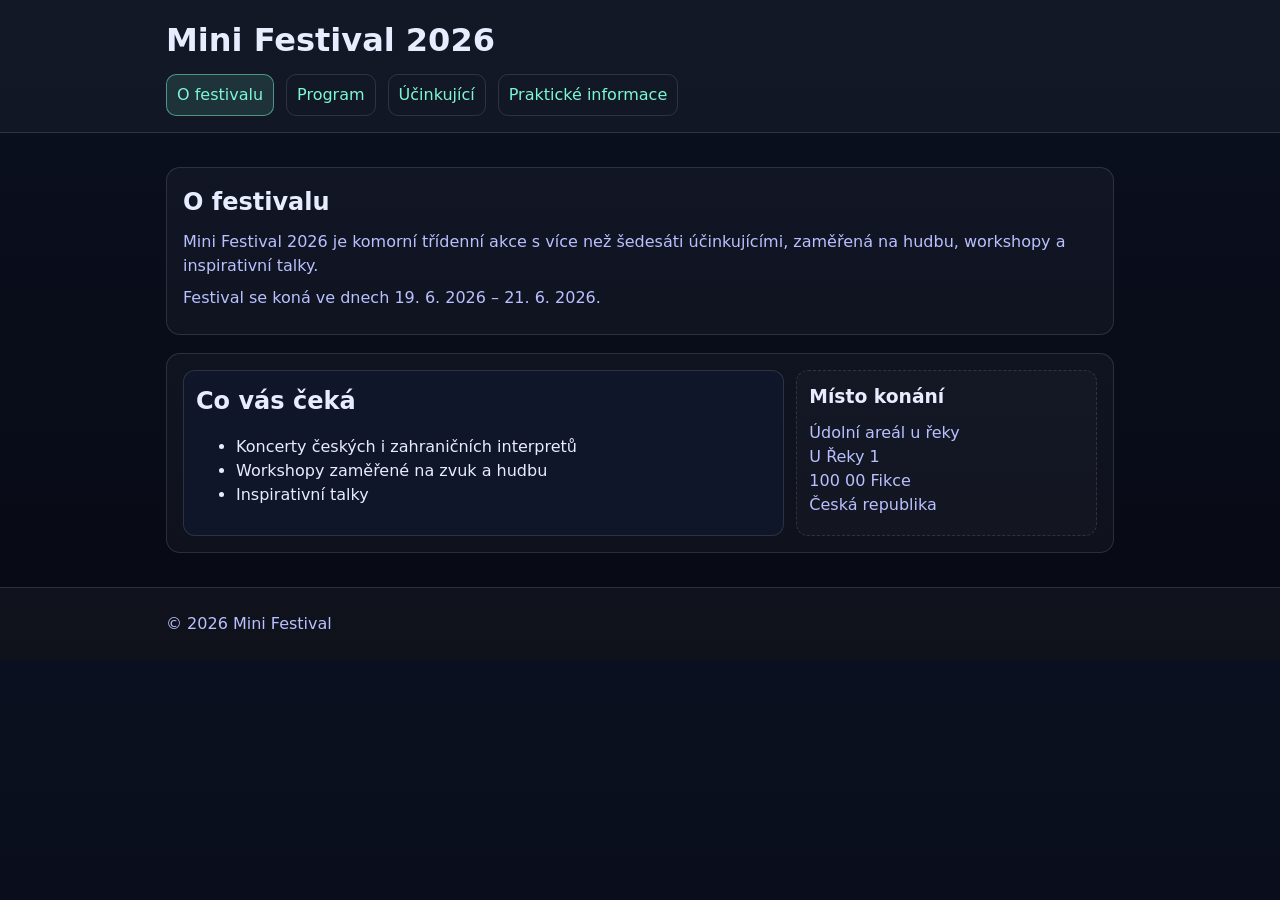
<file: web/index.html>
<!DOCTYPE html>
<html lang="cs">
<head>
  <meta charset="UTF-8">

  <!-- POVINNÉ: title -->
  <title>Mini Festival 2026</title>

  <!-- POVINNÉ: meta description -->
  <meta name="description" content="Oficiální web Mini Festivalu 2026 – třídenní hudební, workshop a talk festival s 60+ účinkujícími v přírodním areálu.">

  <!-- POVINNÉ: Open Graph minimum -->
  <meta property="og:title" content="Mini Festival 2026">
  <meta property="og:description" content="Třídenní hudební festival s 60+ koncerty, workshopy a talky.">
  <meta property="og:image" content="https://picsum.photos/1200/630">
  <meta property="og:type" content="website">

  <!-- POVINNÉ: externí CSS -->
  <link rel="stylesheet" href="style.css">

  <!-- POVINNÉ: JSON-LD (strukturovaná data pro festival) -->
  <script type="application/ld+json">
  {
    "@context": "https://schema.org",
    "@type": "Festival",
    "name": "Mini Festival 2026",
    "startDate": "2026-06-19",
    "endDate": "2026-06-21",
    "location": {
      "@type": "Place",
      "name": "Údolní areál u řeky",
      "address": {
        "@type": "PostalAddress",
        "streetAddress": "U Řeky 1",
        "addressLocality": "Fikce",
        "postalCode": "10000",
        "addressCountry": "CZ"
      }
    }
  }
  </script>
</head>

<body>

<!-- POVINNÉ: header -->
<header>
  <div class="container">
    <!-- POVINNÉ: h1 -->
    <h1>Mini Festival 2026</h1>

    <!-- POVINNÉ: nav -->
    <nav>
      <ul>
        <li><a href="index.html" aria-current="page">O festivalu</a></li>
        <li><a href="program.html">Program</a></li>
        <li><a href="performers.html">Účinkující</a></li>
        <li><a href="practical.html">Praktické informace</a></li>
      </ul>
    </nav>
  </div>
</header>

<!-- POVINNÉ: main -->
<main class="container">

  <!-- POVINNÉ: section -->
  <section>

    <!-- POVINNÉ: article -->
    <article>
      <h2>O festivalu</h2>

      <!-- POVINNÉ: p -->
      <p>Mini Festival 2026 je komorní třídenní akce s více než šedesáti účinkujícími, zaměřená na hudbu, workshopy a inspirativní talky.</p>

      <!-- POVINNÉ: element time -->
      <p>
        Festival se koná ve dnech
        <time datetime="2026-06-19">19. 6. 2026</time> –
        <time datetime="2026-06-21">21. 6. 2026</time>.
      </p>
    </article>

  </section>

  <!-- POVINNÉ: druhá section -->
  <section class="grid">

    <!-- POVINNÉ: další article -->
    <article class="card">
      <h2>Co vás čeká</h2>

      <!-- POVINNÉ: ul + li -->
      <ul>
        <li>Koncerty českých i zahraničních interpretů</li>
        <li>Workshopy zaměřené na zvuk a hudbu</li>
        <li>Inspirativní talky</li>
      </ul>
    </article>

    <!-- POVINNÉ: aside -->
    <aside>
      <h3>Místo konání</h3>

      <!-- POVINNÉ: address -->
      <address>
        Údolní areál u řeky<br>
        U Řeky 1<br>
        100 00 Fikce<br>
        Česká republika
      </address>
    </aside>

  </section>

</main>

<!-- POVINNÉ: footer -->
<footer>
  <div class="container">
    <p>&copy; 2026 Mini Festival</p>
  </div>
</footer>

</body>
</html>
</file>
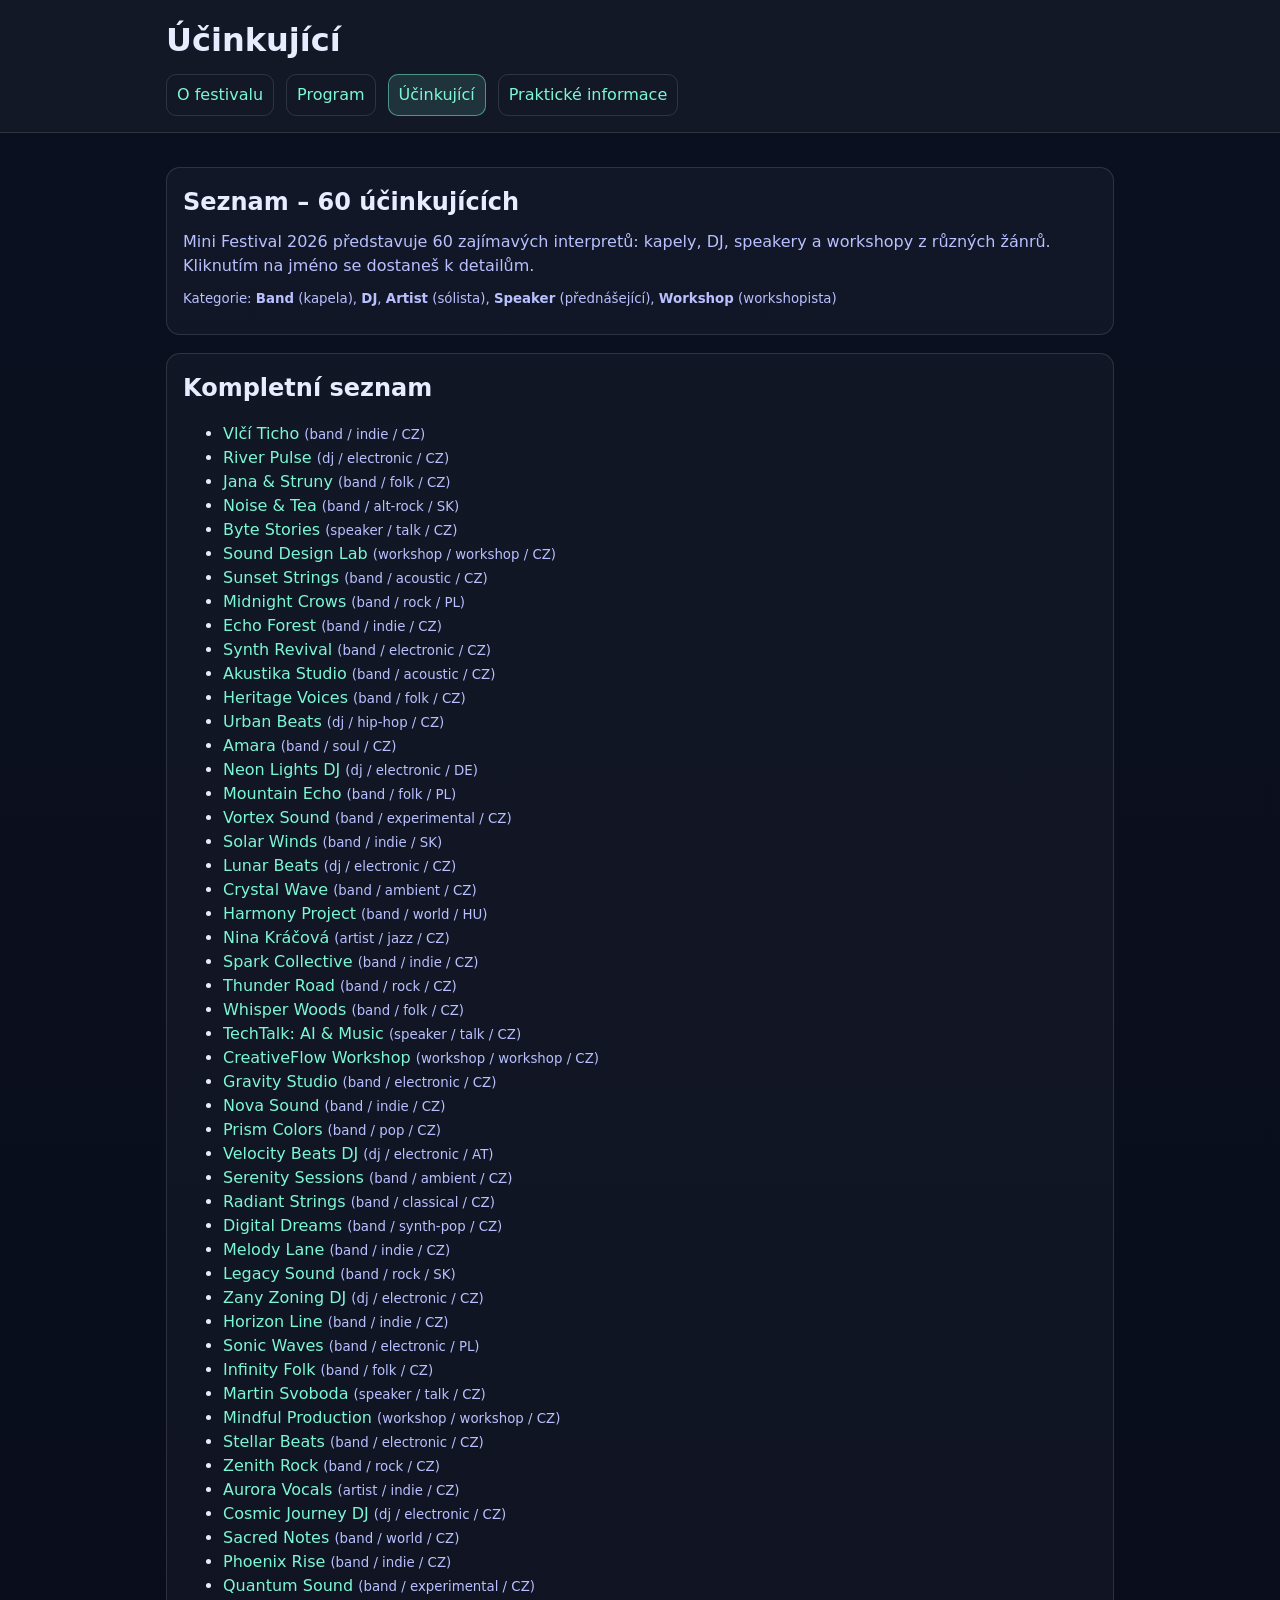
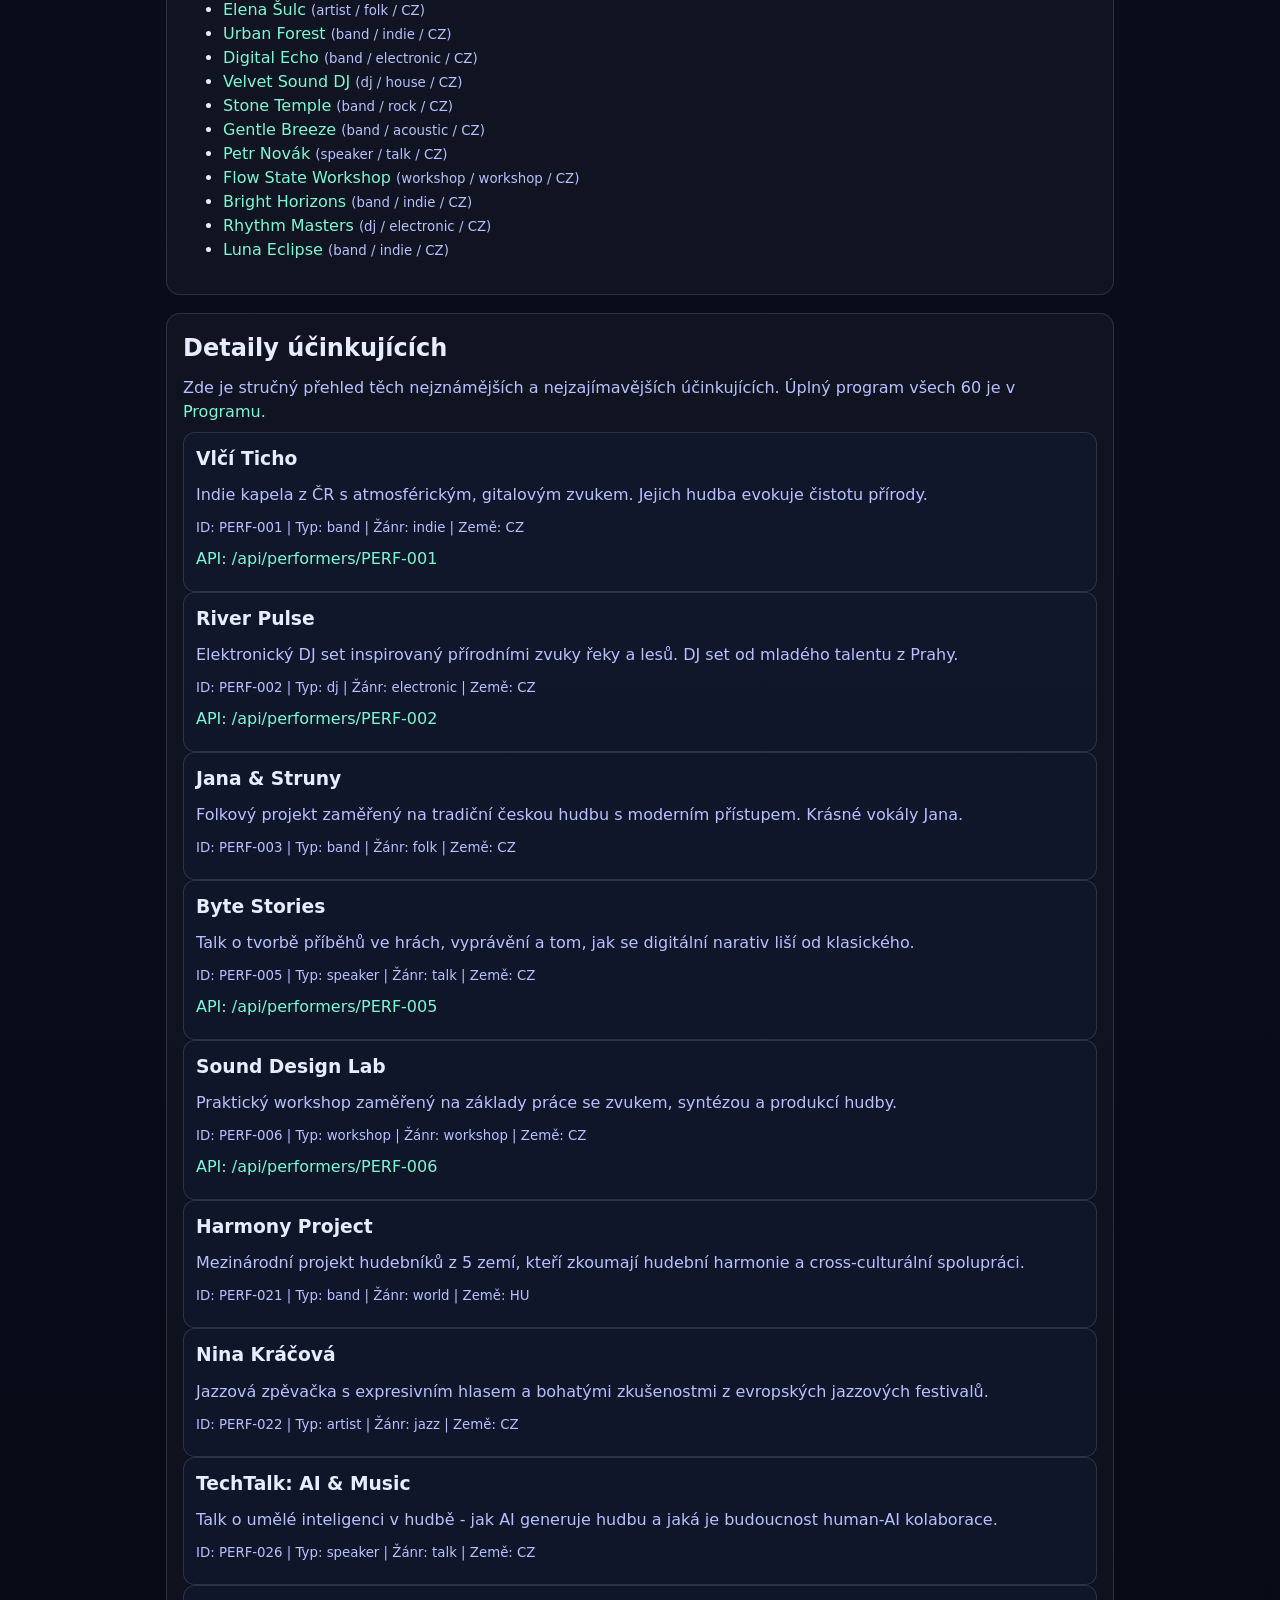
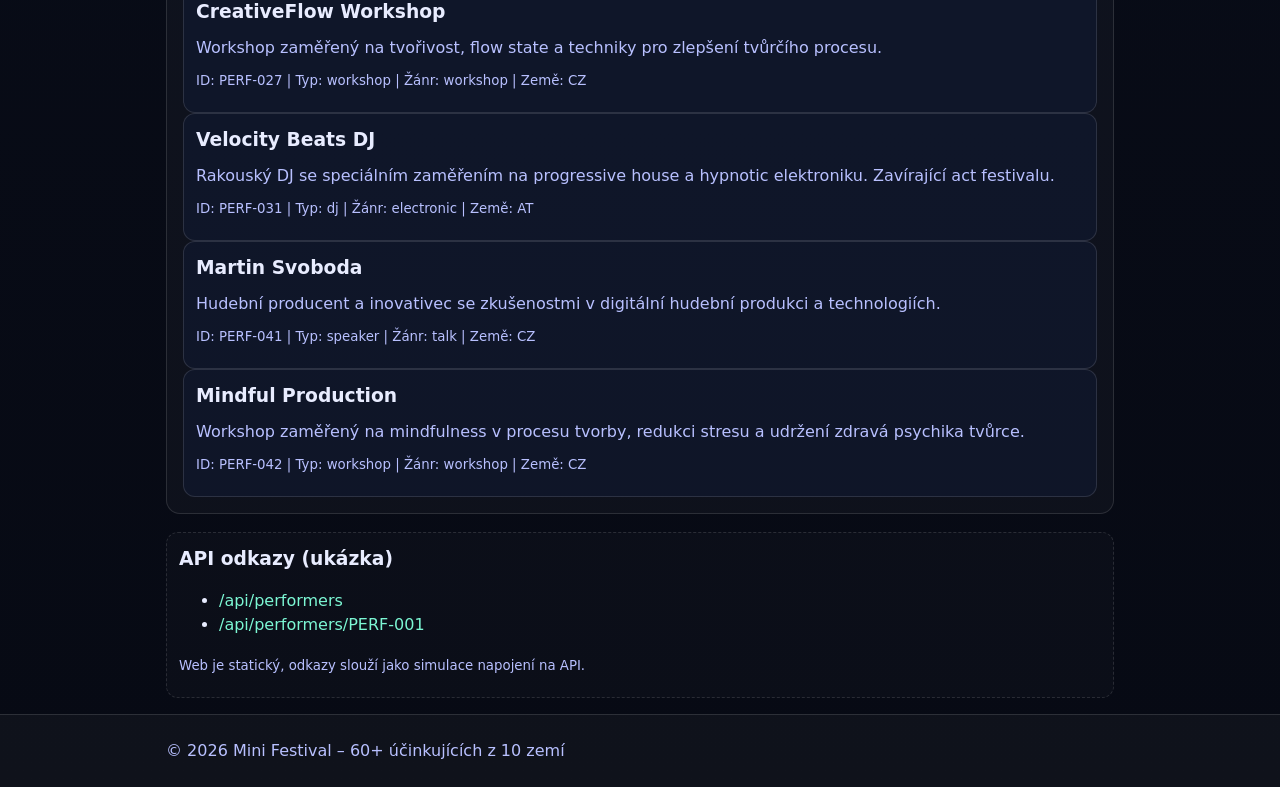
<file: web/performers.html>
<!DOCTYPE html>
<html lang="cs">
<head>
  <meta charset="UTF-8">
  <title>Účinkující | Mini Festival 2026</title>
  <meta name="description" content="Seznam 60+ účinkujících Mini Festivalu 2026 – kapely, DJ, speakeři, workshopy.">
  <meta property="og:title" content="Účinkující | Mini Festival 2026">
  <meta property="og:description" content="Všichni účinkující festivalu: kapely, DJ, talk, workshop.">
  <meta property="og:image" content="https://picsum.photos/1200/630">
  <meta property="og:type" content="website">
  <link rel="stylesheet" href="style.css">
</head>
<body>

<header>
  <div class="container">
    <h1>Účinkující</h1>
    <nav>
      <ul>
        <li><a href="index.html">O festivalu</a></li>
        <li><a href="program.html">Program</a></li>
        <li><a href="performers.html" aria-current="page">Účinkující</a></li>
        <li><a href="practical.html">Praktické informace</a></li>
      </ul>
    </nav>
  </div>
</header>

<main class="container">

  <section>
    <article>
      <h2>Seznam – 60 účinkujících</h2>
      <p>Mini Festival 2026 představuje 60 zajímavých interpretů: kapely, DJ, speakery a workshopy z různých žánrů. Kliknutím na jméno se dostaneš k detailům.</p>
      <p><small>Kategorie: <strong>Band</strong> (kapela), <strong>DJ</strong>, <strong>Artist</strong> (sólista), <strong>Speaker</strong> (přednášející), <strong>Workshop</strong> (workshopista)</small></p>
    </article>
  </section>

  <section>
    <h2>Kompletní seznam</h2>
    <ul>
      <li><a href="#PERF-001">Vlčí Ticho</a> <small>(band / indie / CZ)</small></li>
      <li><a href="#PERF-002">River Pulse</a> <small>(dj / electronic / CZ)</small></li>
      <li><a href="#PERF-003">Jana &amp; Struny</a> <small>(band / folk / CZ)</small></li>
      <li><a href="#PERF-004">Noise &amp; Tea</a> <small>(band / alt-rock / SK)</small></li>
      <li><a href="#PERF-005">Byte Stories</a> <small>(speaker / talk / CZ)</small></li>
      <li><a href="#PERF-006">Sound Design Lab</a> <small>(workshop / workshop / CZ)</small></li>
      <li><a href="#PERF-007">Sunset Strings</a> <small>(band / acoustic / CZ)</small></li>
      <li><a href="#PERF-008">Midnight Crows</a> <small>(band / rock / PL)</small></li>
      <li><a href="#PERF-009">Echo Forest</a> <small>(band / indie / CZ)</small></li>
      <li><a href="#PERF-010">Synth Revival</a> <small>(band / electronic / CZ)</small></li>
      <li><a href="#PERF-011">Akustika Studio</a> <small>(band / acoustic / CZ)</small></li>
      <li><a href="#PERF-012">Heritage Voices</a> <small>(band / folk / CZ)</small></li>
      <li><a href="#PERF-013">Urban Beats</a> <small>(dj / hip-hop / CZ)</small></li>
      <li><a href="#PERF-014">Amara</a> <small>(band / soul / CZ)</small></li>
      <li><a href="#PERF-015">Neon Lights DJ</a> <small>(dj / electronic / DE)</small></li>
      <li><a href="#PERF-016">Mountain Echo</a> <small>(band / folk / PL)</small></li>
      <li><a href="#PERF-017">Vortex Sound</a> <small>(band / experimental / CZ)</small></li>
      <li><a href="#PERF-018">Solar Winds</a> <small>(band / indie / SK)</small></li>
      <li><a href="#PERF-019">Lunar Beats</a> <small>(dj / electronic / CZ)</small></li>
      <li><a href="#PERF-020">Crystal Wave</a> <small>(band / ambient / CZ)</small></li>
      <li><a href="#PERF-021">Harmony Project</a> <small>(band / world / HU)</small></li>
      <li><a href="#PERF-022">Nina Kráčová</a> <small>(artist / jazz / CZ)</small></li>
      <li><a href="#PERF-023">Spark Collective</a> <small>(band / indie / CZ)</small></li>
      <li><a href="#PERF-024">Thunder Road</a> <small>(band / rock / CZ)</small></li>
      <li><a href="#PERF-025">Whisper Woods</a> <small>(band / folk / CZ)</small></li>
      <li><a href="#PERF-026">TechTalk: AI &amp; Music</a> <small>(speaker / talk / CZ)</small></li>
      <li><a href="#PERF-027">CreativeFlow Workshop</a> <small>(workshop / workshop / CZ)</small></li>
      <li><a href="#PERF-028">Gravity Studio</a> <small>(band / electronic / CZ)</small></li>
      <li><a href="#PERF-029">Nova Sound</a> <small>(band / indie / CZ)</small></li>
      <li><a href="#PERF-030">Prism Colors</a> <small>(band / pop / CZ)</small></li>
      <li><a href="#PERF-031">Velocity Beats DJ</a> <small>(dj / electronic / AT)</small></li>
      <li><a href="#PERF-032">Serenity Sessions</a> <small>(band / ambient / CZ)</small></li>
      <li><a href="#PERF-033">Radiant Strings</a> <small>(band / classical / CZ)</small></li>
      <li><a href="#PERF-034">Digital Dreams</a> <small>(band / synth-pop / CZ)</small></li>
      <li><a href="#PERF-035">Melody Lane</a> <small>(band / indie / CZ)</small></li>
      <li><a href="#PERF-036">Legacy Sound</a> <small>(band / rock / SK)</small></li>
      <li><a href="#PERF-037">Zany Zoning DJ</a> <small>(dj / electronic / CZ)</small></li>
      <li><a href="#PERF-038">Horizon Line</a> <small>(band / indie / CZ)</small></li>
      <li><a href="#PERF-039">Sonic Waves</a> <small>(band / electronic / PL)</small></li>
      <li><a href="#PERF-040">Infinity Folk</a> <small>(band / folk / CZ)</small></li>
      <li><a href="#PERF-041">Martin Svoboda</a> <small>(speaker / talk / CZ)</small></li>
      <li><a href="#PERF-042">Mindful Production</a> <small>(workshop / workshop / CZ)</small></li>
      <li><a href="#PERF-043">Stellar Beats</a> <small>(band / electronic / CZ)</small></li>
      <li><a href="#PERF-044">Zenith Rock</a> <small>(band / rock / CZ)</small></li>
      <li><a href="#PERF-045">Aurora Vocals</a> <small>(artist / indie / CZ)</small></li>
      <li><a href="#PERF-046">Cosmic Journey DJ</a> <small>(dj / electronic / CZ)</small></li>
      <li><a href="#PERF-047">Sacred Notes</a> <small>(band / world / CZ)</small></li>
      <li><a href="#PERF-048">Phoenix Rise</a> <small>(band / indie / CZ)</small></li>
      <li><a href="#PERF-049">Quantum Sound</a> <small>(band / experimental / CZ)</small></li>
      <li><a href="#PERF-050">Elena Šulc</a> <small>(artist / folk / CZ)</small></li>
      <li><a href="#PERF-051">Urban Forest</a> <small>(band / indie / CZ)</small></li>
      <li><a href="#PERF-052">Digital Echo</a> <small>(band / electronic / CZ)</small></li>
      <li><a href="#PERF-053">Velvet Sound DJ</a> <small>(dj / house / CZ)</small></li>
      <li><a href="#PERF-054">Stone Temple</a> <small>(band / rock / CZ)</small></li>
      <li><a href="#PERF-055">Gentle Breeze</a> <small>(band / acoustic / CZ)</small></li>
      <li><a href="#PERF-056">Petr Novák</a> <small>(speaker / talk / CZ)</small></li>
      <li><a href="#PERF-057">Flow State Workshop</a> <small>(workshop / workshop / CZ)</small></li>
      <li><a href="#PERF-058">Bright Horizons</a> <small>(band / indie / CZ)</small></li>
      <li><a href="#PERF-059">Rhythm Masters</a> <small>(dj / electronic / CZ)</small></li>
      <li><a href="#PERF-060">Luna Eclipse</a> <small>(band / indie / CZ)</small></li>
    </ul>
  </section>

  <section>
    <h2>Detaily účinkujících</h2>
    <p>Zde je stručný přehled těch nejznámějších a nejzajímavějších účinkujících. Úplný program všech 60 je v <a href="program.html">Programu</a>.</p>

    <article class="card" id="PERF-001">
      <h3>Vlčí Ticho</h3>
      <p>Indie kapela z ČR s atmosférickým, gitalovým zvukem. Jejich hudba evokuje čistotu přírody.</p>
      <p><small>ID: PERF-001 | Typ: band | Žánr: indie | Země: CZ</small></p>
      <p><a href="../api/json/performer-PERF-001.json">API: /api/performers/PERF-001</a></p>
    </article>

    <article class="card" id="PERF-002">
      <h3>River Pulse</h3>
      <p>Elektronický DJ set inspirovaný přírodními zvuky řeky a lesů. DJ set od mladého talentu z Prahy.</p>
      <p><small>ID: PERF-002 | Typ: dj | Žánr: electronic | Země: CZ</small></p>
      <p><a href="../api/json/performer-PERF-002.json">API: /api/performers/PERF-002</a></p>
    </article>

    <article class="card" id="PERF-003">
      <h3>Jana &amp; Struny</h3>
      <p>Folkový projekt zaměřený na tradiční českou hudbu s moderním přístupem. Krásné vokály Jana.</p>
      <p><small>ID: PERF-003 | Typ: band | Žánr: folk | Země: CZ</small></p>
    </article>

    <article class="card" id="PERF-005">
      <h3>Byte Stories</h3>
      <p>Talk o tvorbě příběhů ve hrách, vyprávění a tom, jak se digitální narativ liší od klasického.</p>
      <p><small>ID: PERF-005 | Typ: speaker | Žánr: talk | Země: CZ</small></p>
      <p><a href="../api/json/performer-PERF-005.json">API: /api/performers/PERF-005</a></p>
    </article>

    <article class="card" id="PERF-006">
      <h3>Sound Design Lab</h3>
      <p>Praktický workshop zaměřený na základy práce se zvukem, syntézou a produkcí hudby.</p>
      <p><small>ID: PERF-006 | Typ: workshop | Žánr: workshop | Země: CZ</small></p>
      <p><a href="../api/json/performer-PERF-006.json">API: /api/performers/PERF-006</a></p>
    </article>

    <article class="card" id="PERF-021">
      <h3>Harmony Project</h3>
      <p>Mezinárodní projekt hudebníků z 5 zemí, kteří zkoumají hudební harmonie a cross-culturální spolupráci.</p>
      <p><small>ID: PERF-021 | Typ: band | Žánr: world | Země: HU</small></p>
    </article>

    <article class="card" id="PERF-022">
      <h3>Nina Kráčová</h3>
      <p>Jazzová zpěvačka s expresivním hlasem a bohatými zkušenostmi z evropských jazzových festivalů.</p>
      <p><small>ID: PERF-022 | Typ: artist | Žánr: jazz | Země: CZ</small></p>
    </article>

    <article class="card" id="PERF-026">
      <h3>TechTalk: AI &amp; Music</h3>
      <p>Talk o umělé inteligenci v hudbě - jak AI generuje hudbu a jaká je budoucnost human-AI kolaborace.</p>
      <p><small>ID: PERF-026 | Typ: speaker | Žánr: talk | Země: CZ</small></p>
    </article>

    <article class="card" id="PERF-027">
      <h3>CreativeFlow Workshop</h3>
      <p>Workshop zaměřený na tvořivost, flow state a techniky pro zlepšení tvůrčího procesu.</p>
      <p><small>ID: PERF-027 | Typ: workshop | Žánr: workshop | Země: CZ</small></p>
    </article>

    <article class="card" id="PERF-031">
      <h3>Velocity Beats DJ</h3>
      <p>Rakouský DJ se speciálním zaměřením na progressive house a hypnotic elektroniku. Zavírající act festivalu.</p>
      <p><small>ID: PERF-031 | Typ: dj | Žánr: electronic | Země: AT</small></p>
    </article>

    <article class="card" id="PERF-041">
      <h3>Martin Svoboda</h3>
      <p>Hudební producent a inovativec se zkušenostmi v digitální hudební produkci a technologiích.</p>
      <p><small>ID: PERF-041 | Typ: speaker | Žánr: talk | Země: CZ</small></p>
    </article>

    <article class="card" id="PERF-042">
      <h3>Mindful Production</h3>
      <p>Workshop zaměřený na mindfulness v procesu tvorby, redukci stresu a udržení zdravá psychika tvůrce.</p>
      <p><small>ID: PERF-042 | Typ: workshop | Žánr: workshop | Země: CZ</small></p>
    </article>

  </section>

  <aside>
    <h3>API odkazy (ukázka)</h3>
    <ul>
      <li><a href="../api/json/performers.json">/api/performers</a></li>
      <li><a href="../api/json/performer-PERF-001.json">/api/performers/PERF-001</a></li>
    </ul>
    <p><small>Web je statický, odkazy slouží jako simulace napojení na API.</small></p>
  </aside>

</main>

<footer>
  <div class="container">
    <p>&copy; 2026 Mini Festival – 60+ účinkujících z 10 zemí</p>
  </div>
</footer>

</body>
</html>
</file>
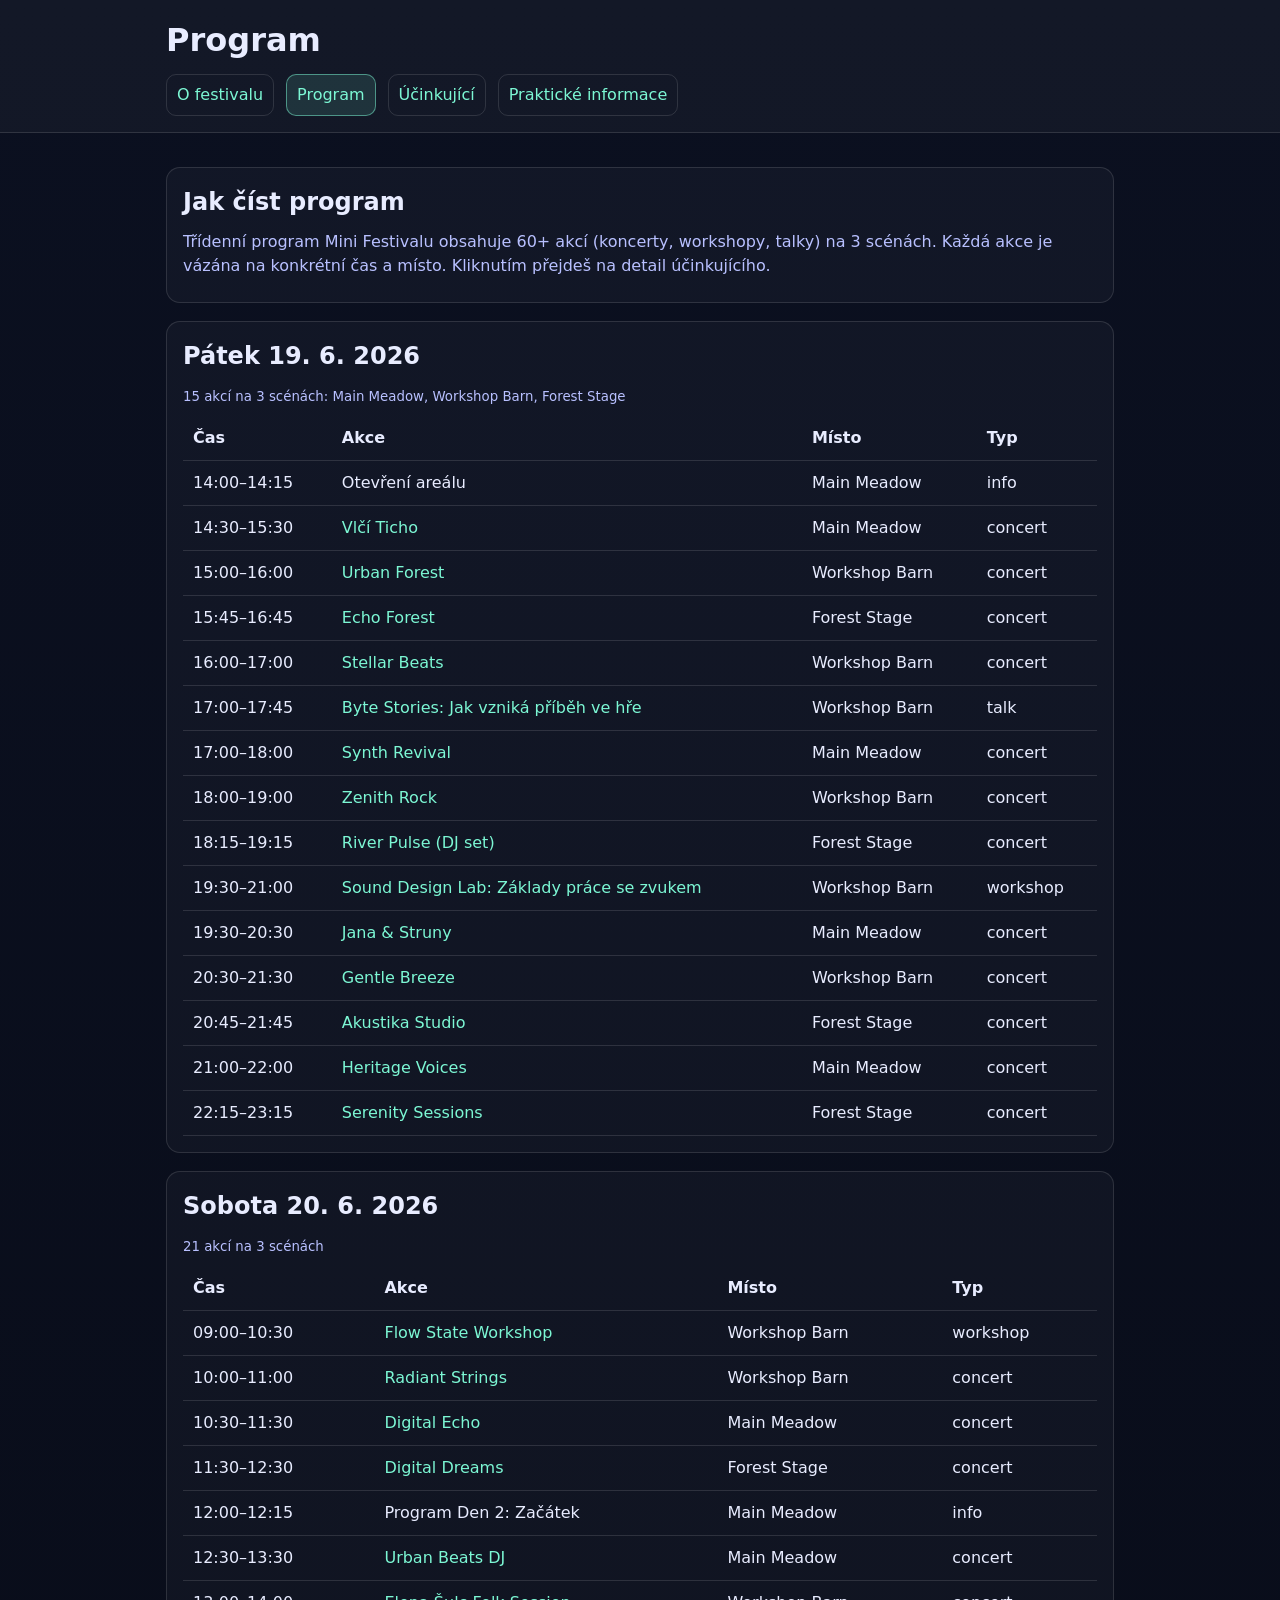
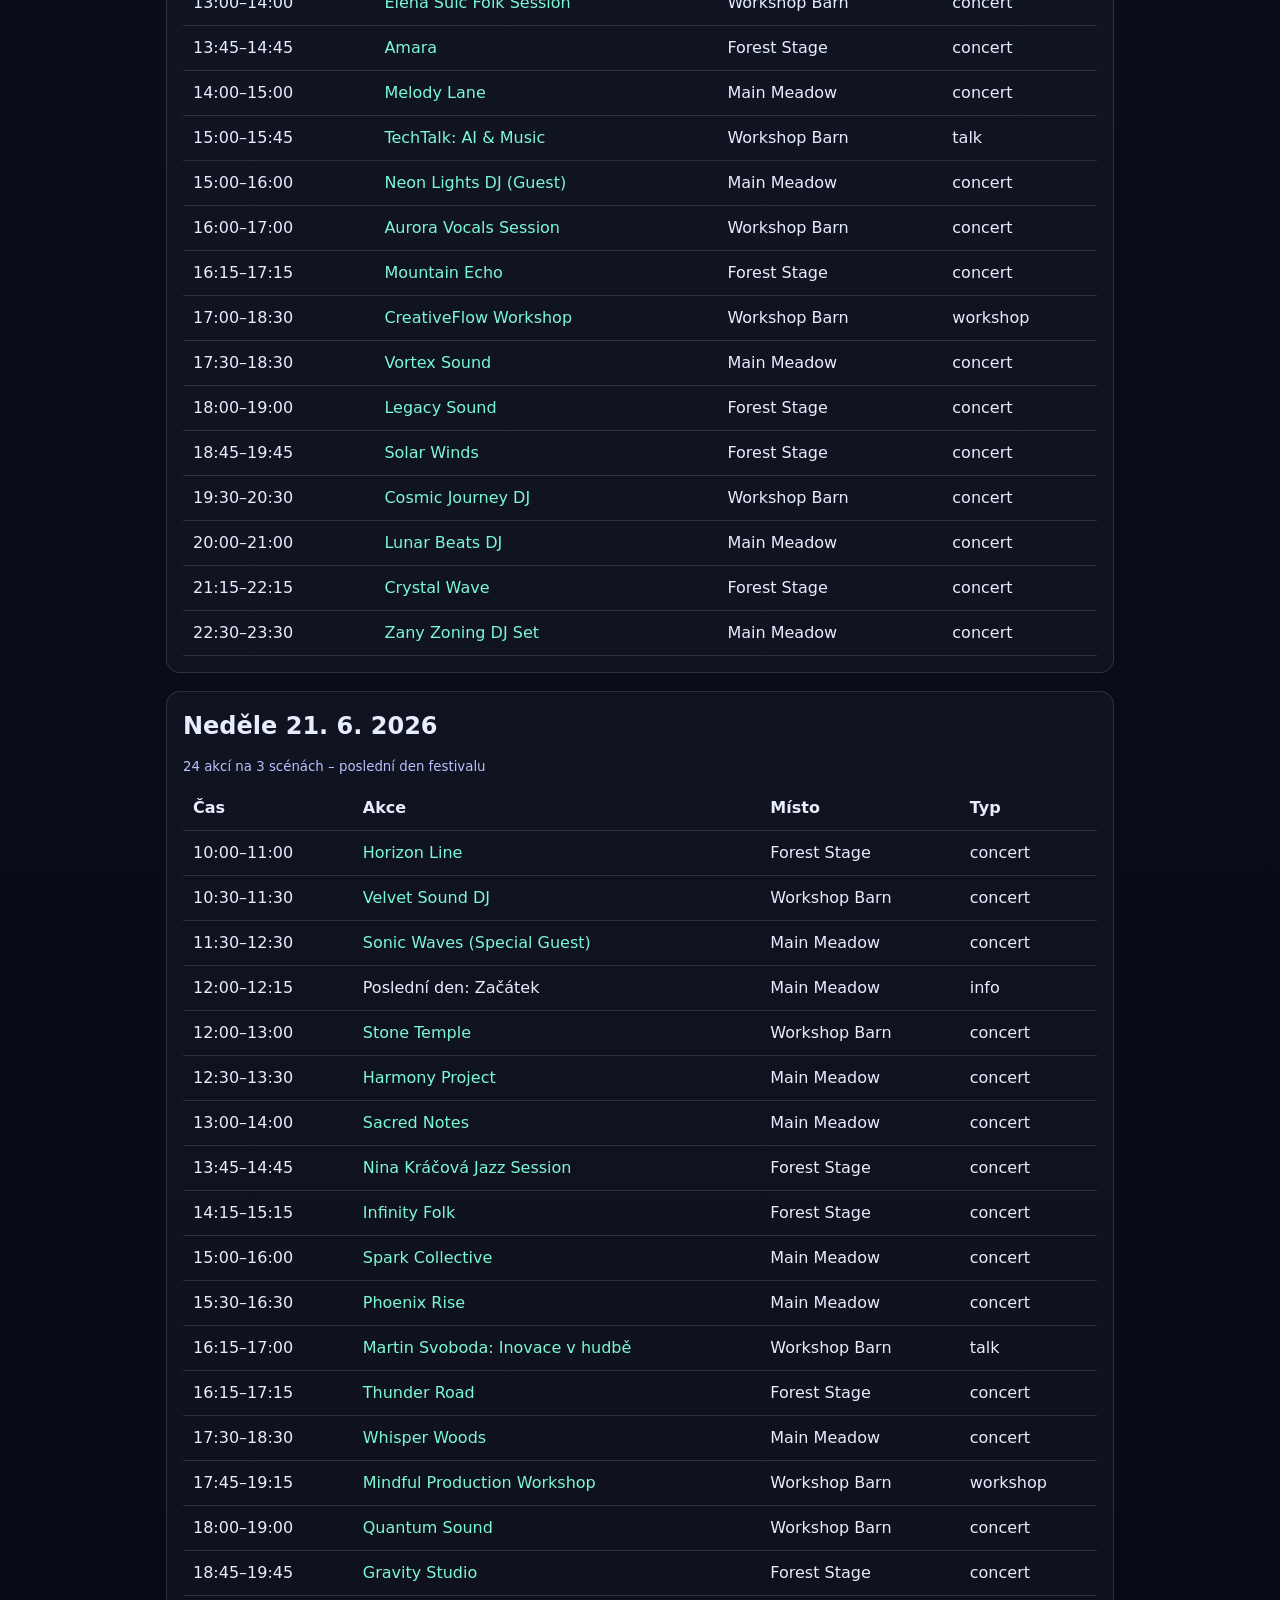
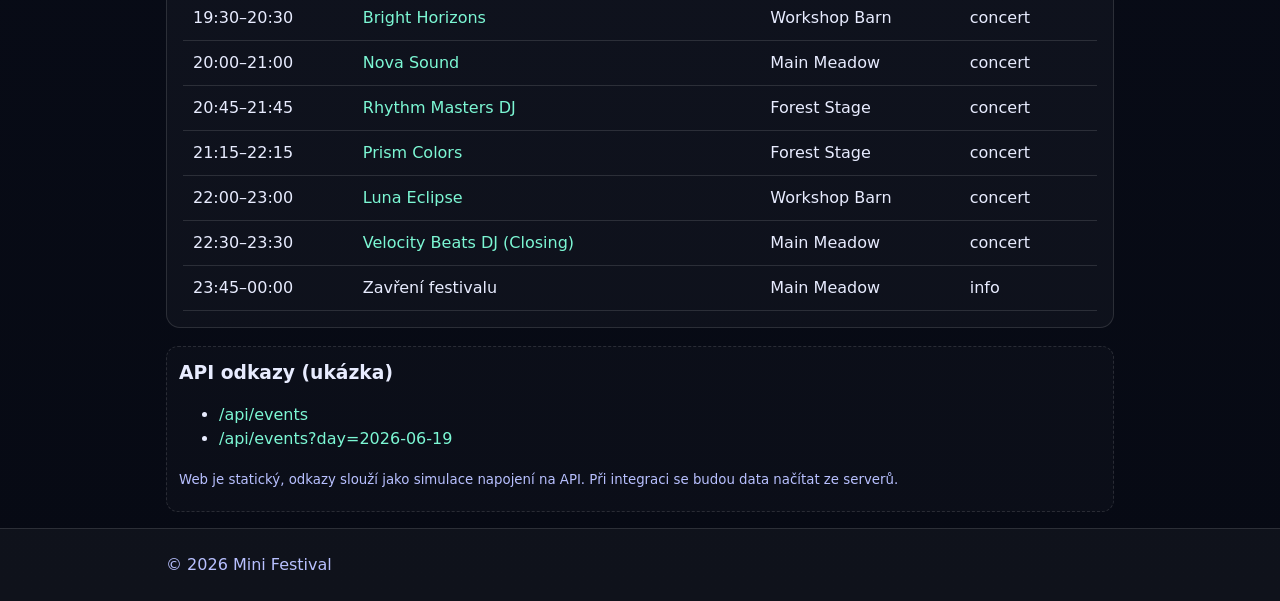
<file: web/program.html>
<!DOCTYPE html>
<html lang="cs">
<head>
  <meta charset="UTF-8">
  <title>Program | Mini Festival 2026</title>
  <meta name="description" content="Program Mini Festivalu 2026 – koncerty, workshopy a talky v průběhu tří dní. 60+ programových položek.">
  <meta property="og:title" content="Program | Mini Festival 2026">
  <meta property="og:description" content="Přehled programu: koncerty, workshopy a talky (3 dny, 60+ akcí).">
  <meta property="og:image" content="https://picsum.photos/1200/630">
  <meta property="og:type" content="website">
  <link rel="stylesheet" href="style.css">
  <script type="application/ld+json">
  {
    "@context": "https://schema.org",
    "@type": "Event",
    "name": "Mini Festival 2026 – Program",
    "startDate": "2026-06-19T14:00:00",
    "endDate": "2026-06-21T23:30:00",
    "eventStatus": "https://schema.org/EventScheduled",
    "location": {
      "@type": "Place",
      "name": "Údolní areál u řeky",
      "address": {
        "@type": "PostalAddress",
        "streetAddress": "U Řeky 1",
        "addressLocality": "Fikce",
        "postalCode": "10000",
        "addressCountry": "CZ"
      }
    }
  }
  </script>
</head>
<body>

<header>
  <div class="container">
    <h1>Program</h1>
    <nav>
      <ul>
        <li><a href="index.html">O festivalu</a></li>
        <li><a href="program.html" aria-current="page">Program</a></li>
        <li><a href="performers.html">Účinkující</a></li>
        <li><a href="practical.html">Praktické informace</a></li>
      </ul>
    </nav>
  </div>
</header>

<main class="container">

  <section>
    <article>
      <h2>Jak číst program</h2>
      <p>Třídenní program Mini Festivalu obsahuje 60+ akcí (koncerty, workshopy, talky) na 3 scénách. Každá akce je vázána na konkrétní čas a místo. Kliknutím přejdeš na detail účinkujícího.</p>
    </article>
  </section>

  <section>
    <h2>Pátek <time datetime="2026-06-19">19. 6. 2026</time></h2>
    <p><small>15 akcí na 3 scénách: Main Meadow, Workshop Barn, Forest Stage</small></p>
    <table>
      <thead>
        <tr>
          <th>Čas</th>
          <th>Akce</th>
          <th>Místo</th>
          <th>Typ</th>
        </tr>
      </thead>
      <tbody>
        <tr>
          <td class="time"><time datetime="2026-06-19T14:00:00">14:00</time>–<time datetime="2026-06-19T14:15:00">14:15</time></td>
          <td>Otevření areálu</td>
          <td>Main Meadow</td>
          <td>info</td>
        </tr>
        <tr>
          <td class="time"><time datetime="2026-06-19T14:30:00">14:30</time>–<time datetime="2026-06-19T15:30:00">15:30</time></td>
          <td><a href="performers.html#PERF-001">Vlčí Ticho</a></td>
          <td>Main Meadow</td>
          <td>concert</td>
        </tr>
        <tr>
          <td class="time"><time datetime="2026-06-19T15:00:00">15:00</time>–<time datetime="2026-06-19T16:00:00">16:00</time></td>
          <td><a href="performers.html#PERF-051">Urban Forest</a></td>
          <td>Workshop Barn</td>
          <td>concert</td>
        </tr>
        <tr>
          <td class="time"><time datetime="2026-06-19T15:45:00">15:45</time>–<time datetime="2026-06-19T16:45:00">16:45</time></td>
          <td><a href="performers.html#PERF-009">Echo Forest</a></td>
          <td>Forest Stage</td>
          <td>concert</td>
        </tr>
        <tr>
          <td class="time"><time datetime="2026-06-19T16:00:00">16:00</time>–<time datetime="2026-06-19T17:00:00">17:00</time></td>
          <td><a href="performers.html#PERF-043">Stellar Beats</a></td>
          <td>Workshop Barn</td>
          <td>concert</td>
        </tr>
        <tr>
          <td class="time"><time datetime="2026-06-19T17:00:00">17:00</time>–<time datetime="2026-06-19T17:45:00">17:45</time></td>
          <td><a href="performers.html#PERF-005">Byte Stories: Jak vzniká příběh ve hře</a></td>
          <td>Workshop Barn</td>
          <td>talk</td>
        </tr>
        <tr>
          <td class="time"><time datetime="2026-06-19T17:00:00">17:00</time>–<time datetime="2026-06-19T18:00:00">18:00</time></td>
          <td><a href="performers.html#PERF-010">Synth Revival</a></td>
          <td>Main Meadow</td>
          <td>concert</td>
        </tr>
        <tr>
          <td class="time"><time datetime="2026-06-19T18:00:00">18:00</time>–<time datetime="2026-06-19T19:00:00">19:00</time></td>
          <td><a href="performers.html#PERF-044">Zenith Rock</a></td>
          <td>Workshop Barn</td>
          <td>concert</td>
        </tr>
        <tr>
          <td class="time"><time datetime="2026-06-19T18:15:00">18:15</time>–<time datetime="2026-06-19T19:15:00">19:15</time></td>
          <td><a href="performers.html#PERF-002">River Pulse (DJ set)</a></td>
          <td>Forest Stage</td>
          <td>concert</td>
        </tr>
        <tr>
          <td class="time"><time datetime="2026-06-19T19:30:00">19:30</time>–<time datetime="2026-06-19T21:00:00">21:00</time></td>
          <td><a href="performers.html#PERF-006">Sound Design Lab: Základy práce se zvukem</a></td>
          <td>Workshop Barn</td>
          <td>workshop</td>
        </tr>
        <tr>
          <td class="time"><time datetime="2026-06-19T19:30:00">19:30</time>–<time datetime="2026-06-19T20:30:00">20:30</time></td>
          <td><a href="performers.html#PERF-003">Jana &amp; Struny</a></td>
          <td>Main Meadow</td>
          <td>concert</td>
        </tr>
        <tr>
          <td class="time"><time datetime="2026-06-19T20:30:00">20:30</time>–<time datetime="2026-06-19T21:30:00">21:30</time></td>
          <td><a href="performers.html#PERF-055">Gentle Breeze</a></td>
          <td>Workshop Barn</td>
          <td>concert</td>
        </tr>
        <tr>
          <td class="time"><time datetime="2026-06-19T20:45:00">20:45</time>–<time datetime="2026-06-19T21:45:00">21:45</time></td>
          <td><a href="performers.html#PERF-011">Akustika Studio</a></td>
          <td>Forest Stage</td>
          <td>concert</td>
        </tr>
        <tr>
          <td class="time"><time datetime="2026-06-19T21:00:00">21:00</time>–<time datetime="2026-06-19T22:00:00">22:00</time></td>
          <td><a href="performers.html#PERF-012">Heritage Voices</a></td>
          <td>Main Meadow</td>
          <td>concert</td>
        </tr>
        <tr>
          <td class="time"><time datetime="2026-06-19T22:15:00">22:15</time>–<time datetime="2026-06-19T23:15:00">23:15</time></td>
          <td><a href="performers.html#PERF-032">Serenity Sessions</a></td>
          <td>Forest Stage</td>
          <td>concert</td>
        </tr>
      </tbody>
    </table>
  </section>

  <section>
    <h2>Sobota <time datetime="2026-06-20">20. 6. 2026</time></h2>
    <p><small>21 akcí na 3 scénách</small></p>
    <table>
      <thead>
        <tr>
          <th>Čas</th>
          <th>Akce</th>
          <th>Místo</th>
          <th>Typ</th>
        </tr>
      </thead>
      <tbody>
        <tr>
          <td class="time"><time datetime="2026-06-20T09:00:00">09:00</time>–<time datetime="2026-06-20T10:30:00">10:30</time></td>
          <td><a href="performers.html#PERF-057">Flow State Workshop</a></td>
          <td>Workshop Barn</td>
          <td>workshop</td>
        </tr>
        <tr>
          <td class="time"><time datetime="2026-06-20T10:00:00">10:00</time>–<time datetime="2026-06-20T11:00:00">11:00</time></td>
          <td><a href="performers.html#PERF-033">Radiant Strings</a></td>
          <td>Workshop Barn</td>
          <td>concert</td>
        </tr>
        <tr>
          <td class="time"><time datetime="2026-06-20T10:30:00">10:30</time>–<time datetime="2026-06-20T11:30:00">11:30</time></td>
          <td><a href="performers.html#PERF-052">Digital Echo</a></td>
          <td>Main Meadow</td>
          <td>concert</td>
        </tr>
        <tr>
          <td class="time"><time datetime="2026-06-20T11:30:00">11:30</time>–<time datetime="2026-06-20T12:30:00">12:30</time></td>
          <td><a href="performers.html#PERF-034">Digital Dreams</a></td>
          <td>Forest Stage</td>
          <td>concert</td>
        </tr>
        <tr>
          <td class="time"><time datetime="2026-06-20T12:00:00">12:00</time>–<time datetime="2026-06-20T12:15:00">12:15</time></td>
          <td>Program Den 2: Začátek</td>
          <td>Main Meadow</td>
          <td>info</td>
        </tr>
        <tr>
          <td class="time"><time datetime="2026-06-20T12:30:00">12:30</time>–<time datetime="2026-06-20T13:30:00">13:30</time></td>
          <td><a href="performers.html#PERF-013">Urban Beats DJ</a></td>
          <td>Main Meadow</td>
          <td>concert</td>
        </tr>
        <tr>
          <td class="time"><time datetime="2026-06-20T13:00:00">13:00</time>–<time datetime="2026-06-20T14:00:00">14:00</time></td>
          <td><a href="performers.html#PERF-050">Elena Šulc Folk Session</a></td>
          <td>Workshop Barn</td>
          <td>concert</td>
        </tr>
        <tr>
          <td class="time"><time datetime="2026-06-20T13:45:00">13:45</time>–<time datetime="2026-06-20T14:45:00">14:45</time></td>
          <td><a href="performers.html#PERF-014">Amara</a></td>
          <td>Forest Stage</td>
          <td>concert</td>
        </tr>
        <tr>
          <td class="time"><time datetime="2026-06-20T14:00:00">14:00</time>–<time datetime="2026-06-20T15:00:00">15:00</time></td>
          <td><a href="performers.html#PERF-035">Melody Lane</a></td>
          <td>Main Meadow</td>
          <td>concert</td>
        </tr>
        <tr>
          <td class="time"><time datetime="2026-06-20T15:00:00">15:00</time>–<time datetime="2026-06-20T15:45:00">15:45</time></td>
          <td><a href="performers.html#PERF-026">TechTalk: AI &amp; Music</a></td>
          <td>Workshop Barn</td>
          <td>talk</td>
        </tr>
        <tr>
          <td class="time"><time datetime="2026-06-20T15:00:00">15:00</time>–<time datetime="2026-06-20T16:00:00">16:00</time></td>
          <td><a href="performers.html#PERF-015">Neon Lights DJ (Guest)</a></td>
          <td>Main Meadow</td>
          <td>concert</td>
        </tr>
        <tr>
          <td class="time"><time datetime="2026-06-20T16:00:00">16:00</time>–<time datetime="2026-06-20T17:00:00">17:00</time></td>
          <td><a href="performers.html#PERF-045">Aurora Vocals Session</a></td>
          <td>Workshop Barn</td>
          <td>concert</td>
        </tr>
        <tr>
          <td class="time"><time datetime="2026-06-20T16:15:00">16:15</time>–<time datetime="2026-06-20T17:15:00">17:15</time></td>
          <td><a href="performers.html#PERF-016">Mountain Echo</a></td>
          <td>Forest Stage</td>
          <td>concert</td>
        </tr>
        <tr>
          <td class="time"><time datetime="2026-06-20T17:00:00">17:00</time>–<time datetime="2026-06-20T18:30:00">18:30</time></td>
          <td><a href="performers.html#PERF-027">CreativeFlow Workshop</a></td>
          <td>Workshop Barn</td>
          <td>workshop</td>
        </tr>
        <tr>
          <td class="time"><time datetime="2026-06-20T17:30:00">17:30</time>–<time datetime="2026-06-20T18:30:00">18:30</time></td>
          <td><a href="performers.html#PERF-017">Vortex Sound</a></td>
          <td>Main Meadow</td>
          <td>concert</td>
        </tr>
        <tr>
          <td class="time"><time datetime="2026-06-20T18:00:00">18:00</time>–<time datetime="2026-06-20T19:00:00">19:00</time></td>
          <td><a href="performers.html#PERF-036">Legacy Sound</a></td>
          <td>Forest Stage</td>
          <td>concert</td>
        </tr>
        <tr>
          <td class="time"><time datetime="2026-06-20T18:45:00">18:45</time>–<time datetime="2026-06-20T19:45:00">19:45</time></td>
          <td><a href="performers.html#PERF-018">Solar Winds</a></td>
          <td>Forest Stage</td>
          <td>concert</td>
        </tr>
        <tr>
          <td class="time"><time datetime="2026-06-20T19:30:00">19:30</time>–<time datetime="2026-06-20T20:30:00">20:30</time></td>
          <td><a href="performers.html#PERF-046">Cosmic Journey DJ</a></td>
          <td>Workshop Barn</td>
          <td>concert</td>
        </tr>
        <tr>
          <td class="time"><time datetime="2026-06-20T20:00:00">20:00</time>–<time datetime="2026-06-20T21:00:00">21:00</time></td>
          <td><a href="performers.html#PERF-019">Lunar Beats DJ</a></td>
          <td>Main Meadow</td>
          <td>concert</td>
        </tr>
        <tr>
          <td class="time"><time datetime="2026-06-20T21:15:00">21:15</time>–<time datetime="2026-06-20T22:15:00">22:15</time></td>
          <td><a href="performers.html#PERF-020">Crystal Wave</a></td>
          <td>Forest Stage</td>
          <td>concert</td>
        </tr>
        <tr>
          <td class="time"><time datetime="2026-06-20T22:30:00">22:30</time>–<time datetime="2026-06-20T23:30:00">23:30</time></td>
          <td><a href="performers.html#PERF-037">Zany Zoning DJ Set</a></td>
          <td>Main Meadow</td>
          <td>concert</td>
        </tr>
      </tbody>
    </table>
  </section>

  <section>
    <h2>Neděle <time datetime="2026-06-21">21. 6. 2026</time></h2>
    <p><small>24 akcí na 3 scénách – poslední den festivalu</small></p>
    <table>
      <thead>
        <tr>
          <th>Čas</th>
          <th>Akce</th>
          <th>Místo</th>
          <th>Typ</th>
        </tr>
      </thead>
      <tbody>
        <tr>
          <td class="time"><time datetime="2026-06-21T10:00:00">10:00</time>–<time datetime="2026-06-21T11:00:00">11:00</time></td>
          <td><a href="performers.html#PERF-038">Horizon Line</a></td>
          <td>Forest Stage</td>
          <td>concert</td>
        </tr>
        <tr>
          <td class="time"><time datetime="2026-06-21T10:30:00">10:30</time>–<time datetime="2026-06-21T11:30:00">11:30</time></td>
          <td><a href="performers.html#PERF-053">Velvet Sound DJ</a></td>
          <td>Workshop Barn</td>
          <td>concert</td>
        </tr>
        <tr>
          <td class="time"><time datetime="2026-06-21T11:30:00">11:30</time>–<time datetime="2026-06-21T12:30:00">12:30</time></td>
          <td><a href="performers.html#PERF-039">Sonic Waves (Special Guest)</a></td>
          <td>Main Meadow</td>
          <td>concert</td>
        </tr>
        <tr>
          <td class="time"><time datetime="2026-06-21T12:00:00">12:00</time>–<time datetime="2026-06-21T12:15:00">12:15</time></td>
          <td>Poslední den: Začátek</td>
          <td>Main Meadow</td>
          <td>info</td>
        </tr>
        <tr>
          <td class="time"><time datetime="2026-06-21T12:00:00">12:00</time>–<time datetime="2026-06-21T13:00:00">13:00</time></td>
          <td><a href="performers.html#PERF-054">Stone Temple</a></td>
          <td>Workshop Barn</td>
          <td>concert</td>
        </tr>
        <tr>
          <td class="time"><time datetime="2026-06-21T12:30:00">12:30</time>–<time datetime="2026-06-21T13:30:00">13:30</time></td>
          <td><a href="performers.html#PERF-021">Harmony Project</a></td>
          <td>Main Meadow</td>
          <td>concert</td>
        </tr>
        <tr>
          <td class="time"><time datetime="2026-06-21T13:00:00">13:00</time>–<time datetime="2026-06-21T14:00:00">14:00</time></td>
          <td><a href="performers.html#PERF-047">Sacred Notes</a></td>
          <td>Main Meadow</td>
          <td>concert</td>
        </tr>
        <tr>
          <td class="time"><time datetime="2026-06-21T13:45:00">13:45</time>–<time datetime="2026-06-21T14:45:00">14:45</time></td>
          <td><a href="performers.html#PERF-022">Nina Kráčová Jazz Session</a></td>
          <td>Forest Stage</td>
          <td>concert</td>
        </tr>
        <tr>
          <td class="time"><time datetime="2026-06-21T14:15:00">14:15</time>–<time datetime="2026-06-21T15:15:00">15:15</time></td>
          <td><a href="performers.html#PERF-040">Infinity Folk</a></td>
          <td>Forest Stage</td>
          <td>concert</td>
        </tr>
        <tr>
          <td class="time"><time datetime="2026-06-21T15:00:00">15:00</time>–<time datetime="2026-06-21T16:00:00">16:00</time></td>
          <td><a href="performers.html#PERF-023">Spark Collective</a></td>
          <td>Main Meadow</td>
          <td>concert</td>
        </tr>
        <tr>
          <td class="time"><time datetime="2026-06-21T15:30:00">15:30</time>–<time datetime="2026-06-21T16:30:00">16:30</time></td>
          <td><a href="performers.html#PERF-048">Phoenix Rise</a></td>
          <td>Main Meadow</td>
          <td>concert</td>
        </tr>
        <tr>
          <td class="time"><time datetime="2026-06-21T16:15:00">16:15</time>–<time datetime="2026-06-21T17:00:00">17:00</time></td>
          <td><a href="performers.html#PERF-041">Martin Svoboda: Inovace v hudbě</a></td>
          <td>Workshop Barn</td>
          <td>talk</td>
        </tr>
        <tr>
          <td class="time"><time datetime="2026-06-21T16:15:00">16:15</time>–<time datetime="2026-06-21T17:15:00">17:15</time></td>
          <td><a href="performers.html#PERF-024">Thunder Road</a></td>
          <td>Forest Stage</td>
          <td>concert</td>
        </tr>
        <tr>
          <td class="time"><time datetime="2026-06-21T17:30:00">17:30</time>–<time datetime="2026-06-21T18:30:00">18:30</time></td>
          <td><a href="performers.html#PERF-025">Whisper Woods</a></td>
          <td>Main Meadow</td>
          <td>concert</td>
        </tr>
        <tr>
          <td class="time"><time datetime="2026-06-21T17:45:00">17:45</time>–<time datetime="2026-06-21T19:15:00">19:15</time></td>
          <td><a href="performers.html#PERF-042">Mindful Production Workshop</a></td>
          <td>Workshop Barn</td>
          <td>workshop</td>
        </tr>
        <tr>
          <td class="time"><time datetime="2026-06-21T18:00:00">18:00</time>–<time datetime="2026-06-21T19:00:00">19:00</time></td>
          <td><a href="performers.html#PERF-049">Quantum Sound</a></td>
          <td>Workshop Barn</td>
          <td>concert</td>
        </tr>
        <tr>
          <td class="time"><time datetime="2026-06-21T18:45:00">18:45</time>–<time datetime="2026-06-21T19:45:00">19:45</time></td>
          <td><a href="performers.html#PERF-028">Gravity Studio</a></td>
          <td>Forest Stage</td>
          <td>concert</td>
        </tr>
        <tr>
          <td class="time"><time datetime="2026-06-21T19:30:00">19:30</time>–<time datetime="2026-06-21T20:30:00">20:30</time></td>
          <td><a href="performers.html#PERF-058">Bright Horizons</a></td>
          <td>Workshop Barn</td>
          <td>concert</td>
        </tr>
        <tr>
          <td class="time"><time datetime="2026-06-21T20:00:00">20:00</time>–<time datetime="2026-06-21T21:00:00">21:00</time></td>
          <td><a href="performers.html#PERF-029">Nova Sound</a></td>
          <td>Main Meadow</td>
          <td>concert</td>
        </tr>
        <tr>
          <td class="time"><time datetime="2026-06-21T20:45:00">20:45</time>–<time datetime="2026-06-21T21:45:00">21:45</time></td>
          <td><a href="performers.html#PERF-059">Rhythm Masters DJ</a></td>
          <td>Forest Stage</td>
          <td>concert</td>
        </tr>
        <tr>
          <td class="time"><time datetime="2026-06-21T21:15:00">21:15</time>–<time datetime="2026-06-21T22:15:00">22:15</time></td>
          <td><a href="performers.html#PERF-030">Prism Colors</a></td>
          <td>Forest Stage</td>
          <td>concert</td>
        </tr>
        <tr>
          <td class="time"><time datetime="2026-06-21T22:00:00">22:00</time>–<time datetime="2026-06-21T23:00:00">23:00</time></td>
          <td><a href="performers.html#PERF-060">Luna Eclipse</a></td>
          <td>Workshop Barn</td>
          <td>concert</td>
        </tr>
        <tr>
          <td class="time"><time datetime="2026-06-21T22:30:00">22:30</time>–<time datetime="2026-06-21T23:30:00">23:30</time></td>
          <td><a href="performers.html#PERF-031">Velocity Beats DJ (Closing)</a></td>
          <td>Main Meadow</td>
          <td>concert</td>
        </tr>
        <tr>
          <td class="time"><time datetime="2026-06-21T23:45:00">23:45</time>–<time datetime="2026-06-22T00:00:00">00:00</time></td>
          <td>Zavření festivalu</td>
          <td>Main Meadow</td>
          <td>info</td>
        </tr>
      </tbody>
    </table>
  </section>

  <aside>
    <h3>API odkazy (ukázka)</h3>
    <ul>
      <li><a href="../api/json/events.json">/api/events</a></li>
      <li><a href="../api/json/events-day-2026-06-19.json">/api/events?day=2026-06-19</a></li>
    </ul>
    <p><small>Web je statický, odkazy slouží jako simulace napojení na API. Při integraci se budou data načítat ze serverů.</small></p>
  </aside>

</main>

<footer>
  <div class="container">
    <p>&copy; 2026 Mini Festival</p>
  </div>
</footer>

</body>
</html>
</file>
<file: web/style.css>
/* Baseline styling (no frameworks) */
:root{
  --bg:#0b1020;
  --panel:#111a33;
  --text:#e8ecff;
  --muted:#b8c0ff;
  --accent:#7cf7d4;
  --line:rgba(255,255,255,.12);
}

*{box-sizing:border-box}
html,body{margin:0;padding:0}
body{
  font-family:system-ui,-apple-system,Segoe UI,Roboto,Arial,sans-serif;
  line-height:1.5;
  color:var(--text);
  background:linear-gradient(180deg,var(--bg),#070a14);
}

a{color:var(--accent);text-decoration:none}
a:hover{text-decoration:underline}

header,footer{background:rgba(255,255,255,.03);border-bottom:1px solid var(--line)}
footer{border-top:1px solid var(--line);border-bottom:none}

.container{max-width:980px;margin:0 auto;padding:16px}

nav ul{list-style:none;margin:0;padding:0;display:flex;gap:12px;flex-wrap:wrap}
nav a{display:inline-block;padding:8px 10px;border:1px solid var(--line);border-radius:10px}
nav a[aria-current="page"]{background:rgba(124,247,212,.12);border-color:rgba(124,247,212,.5)}

main{padding:20px 0}
section{margin:18px 0;padding:16px;background:rgba(255,255,255,.03);border:1px solid var(--line);border-radius:14px}
h1,h2,h3{margin:0 0 10px 0}
p{margin:8px 0;color:var(--muted)}

.grid{display:grid;grid-template-columns:1fr;gap:12px}
@media (min-width: 760px){
  .grid{grid-template-columns:2fr 1fr}
}

.card{padding:12px;border:1px solid var(--line);border-radius:12px;background:rgba(17,26,51,.55)}
small{color:var(--muted)}

table{width:100%;border-collapse:collapse}
th,td{padding:10px;border-bottom:1px solid var(--line);text-align:left;vertical-align:top}
thead th{color:var(--text)}
.time{white-space:nowrap}

img{max-width:100%;height:auto;border-radius:12px;border:1px solid var(--line)}
address{font-style:normal;color:var(--muted)}
aside{padding:12px;border:1px dashed var(--line);border-radius:12px;background:rgba(255,255,255,.02)}
</file>
